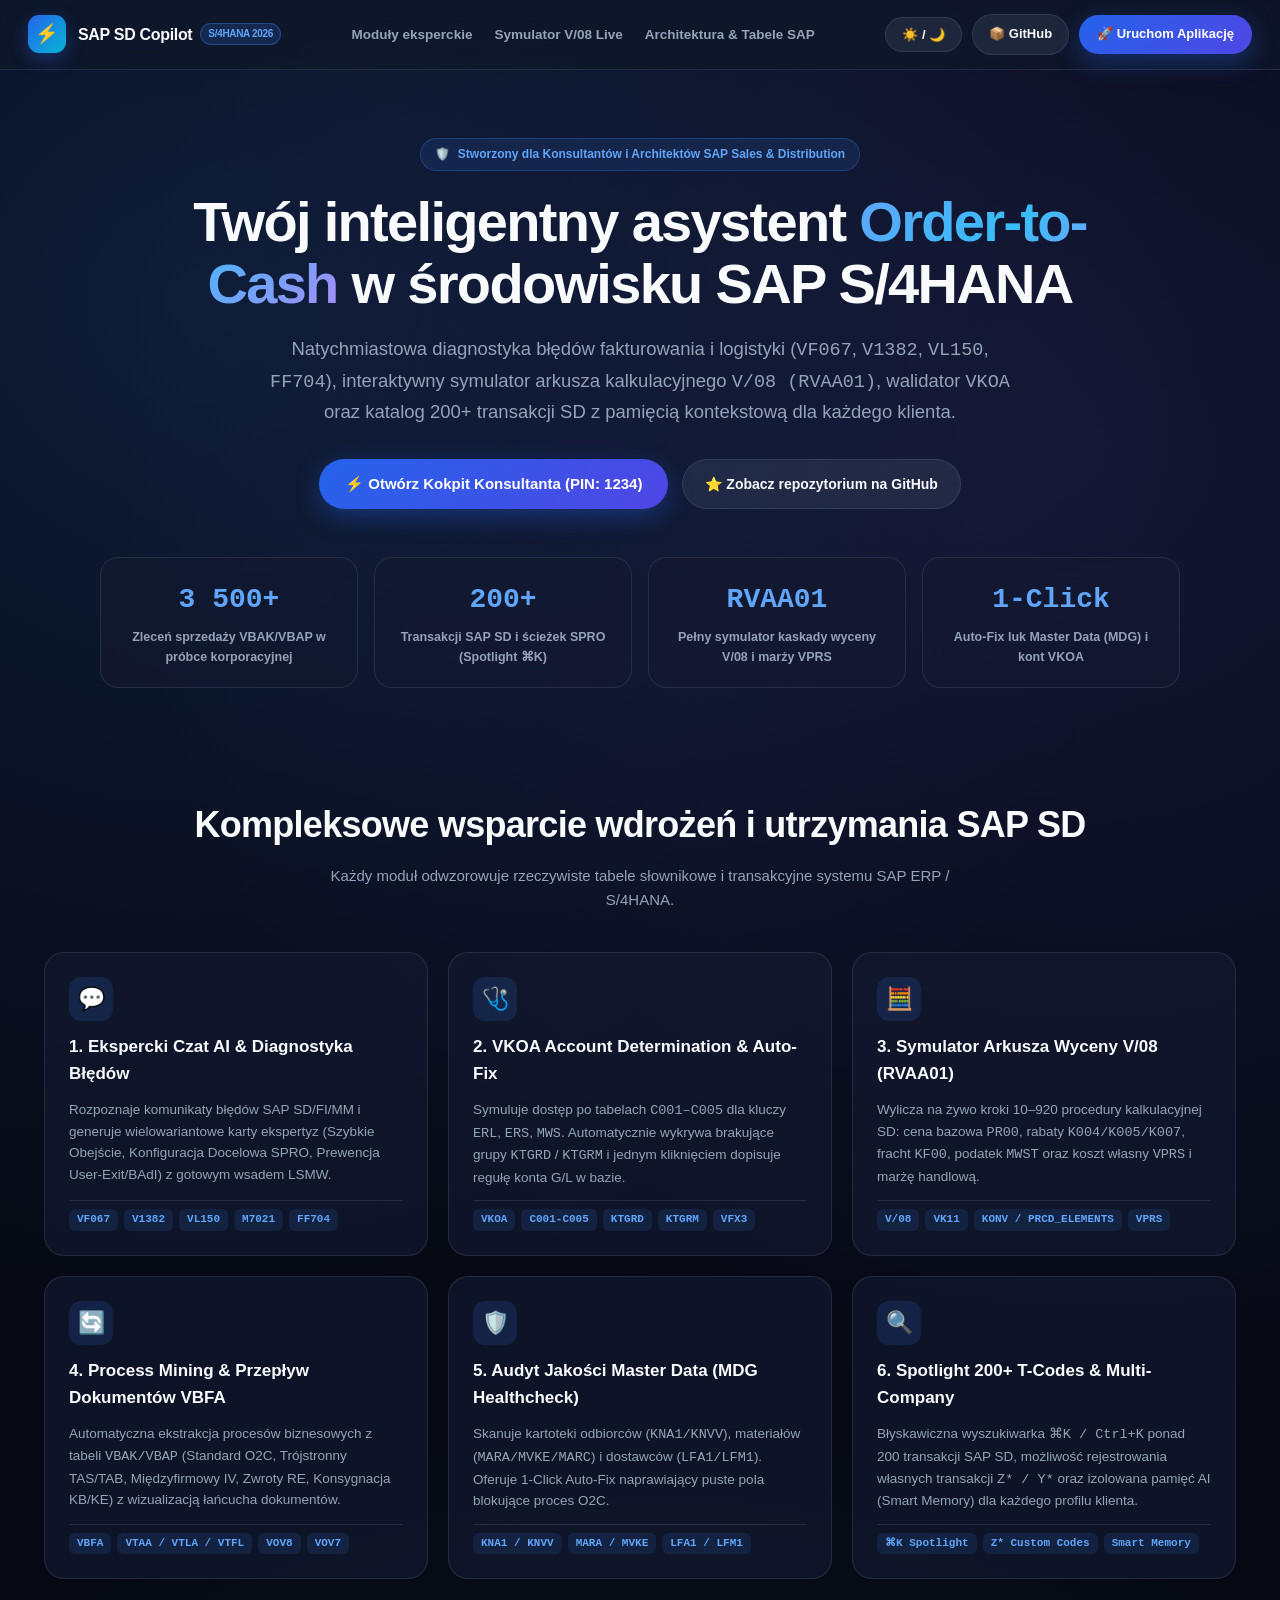
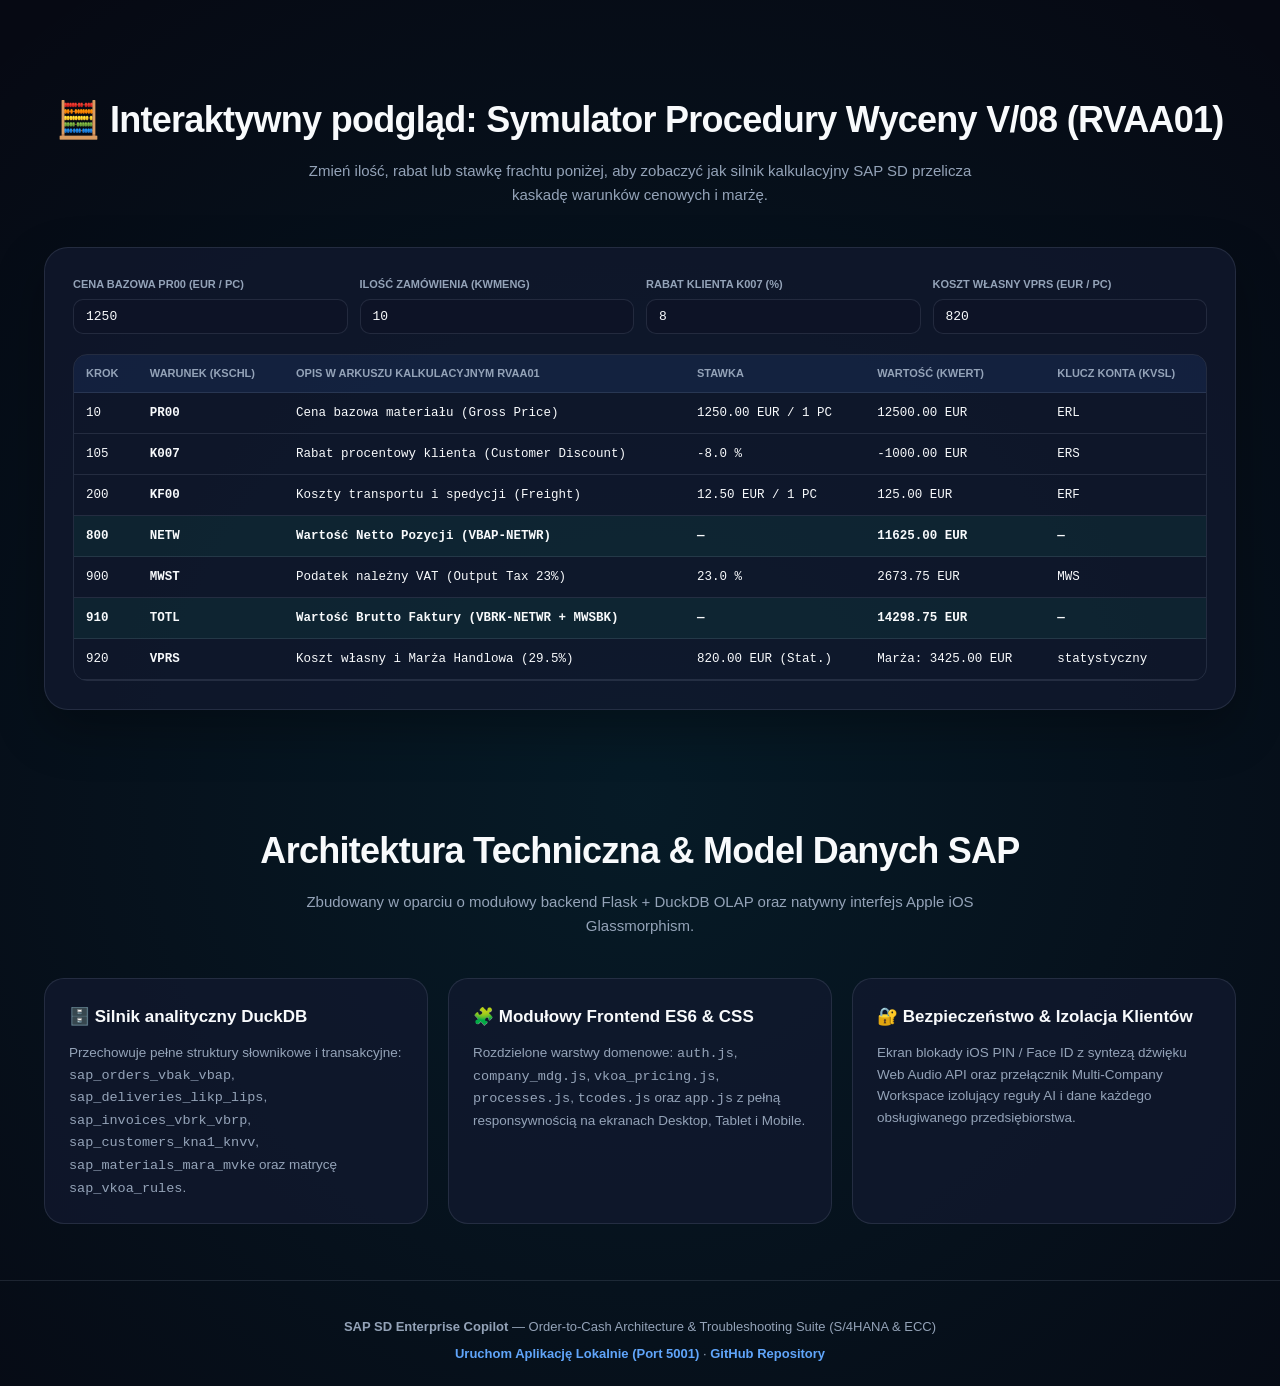
<file: docs/index.html>
<!DOCTYPE html>
<html lang="pl">
<head>
    <meta charset="UTF-8">
    <meta name="viewport" content="width=device-width, initial-scale=1.0">
    <title>SAP SD Enterprise Copilot — Inteligentny Asystent Architekta Order-to-Cash (S/4HANA)</title>
    <meta name="description" content="Platforma ekspercka dla konsultantów i architektów SAP SD (Sales & Distribution). Diagnostyka błędów O2C, symulator wyceny V/08, VKOA Troubleshooter, MDG Auto-Fix i katalog 200+ transakcji.">
    <style>
        :root {
            --bg-primary: #060913;
            --bg-secondary: #0d1326;
            --bg-card: rgba(18, 26, 48, 0.72);
            --bg-glass: rgba(15, 23, 42, 0.75);
            --text-main: #f8fafc;
            --text-muted: #94a3b8;
            --border-subtle: rgba(148, 163, 184, 0.16);
            --accent-blue: #3b82f6;
            --accent-cyan: #06b6d4;
            --accent-indigo: #6366f1;
            --accent-emerald: #10b981;
            --accent-amber: #f59e0b;
            --accent-rose: #f43f5e;
            --font-sans: -apple-system, BlinkMacSystemFont, "SF Pro Display", "SF Pro Text", "Inter", "Segoe UI", Roboto, sans-serif;
            --font-mono: "SF Mono", "JetBrains Mono", Menlo, Monaco, Consolas, monospace;
        }

        body.light-theme {
            --bg-primary: #f5f7fb;
            --bg-secondary: #ffffff;
            --bg-card: rgba(255, 255, 255, 0.88);
            --bg-glass: rgba(255, 255, 255, 0.85);
            --text-main: #0f172a;
            --text-muted: #475569;
            --border-subtle: rgba(15, 23, 42, 0.1);
        }

        * {
            box-sizing: border-box;
            margin: 0;
            padding: 0;
        }

        html {
            scroll-behavior: smooth;
        }

        body {
            font-family: var(--font-sans);
            background-color: var(--bg-primary);
            color: var(--text-main);
            line-height: 1.6;
            overflow-x: hidden;
            background-image:
                radial-gradient(circle at 15% 10%, rgba(59, 130, 246, 0.16), transparent 35%),
                radial-gradient(circle at 85% 15%, rgba(99, 102, 241, 0.14), transparent 35%),
                radial-gradient(circle at 50% 80%, rgba(6, 182, 212, 0.1), transparent 40%);
        }

        .site-nav {
            position: sticky;
            top: 0;
            z-index: 100;
            backdrop-filter: blur(20px);
            -webkit-backdrop-filter: blur(20px);
            background: var(--bg-glass);
            border-bottom: 1px solid var(--border-subtle);
            padding: 14px 28px;
        }

        .nav-inner {
            max-width: 1240px;
            margin: 0 auto;
            display: flex;
            align-items: center;
            justify-content: space-between;
            gap: 16px;
            flex-wrap: wrap;
        }

        .brand-logo {
            display: flex;
            align-items: center;
            gap: 12px;
            text-decoration: none;
            color: var(--text-main);
        }

        .brand-badge-icon {
            width: 38px;
            height: 38px;
            border-radius: 11px;
            background: linear-gradient(135deg, #2563eb, #06b6d4);
            display: flex;
            align-items: center;
            justify-content: center;
            font-size: 19px;
            box-shadow: 0 6px 18px rgba(37, 99, 235, 0.35);
        }

        .brand-title {
            font-weight: 800;
            font-size: 16px;
            letter-spacing: -0.02em;
            display: flex;
            align-items: center;
            gap: 8px;
        }

        .s4-pill {
            font-size: 10px;
            font-weight: 700;
            padding: 2px 7px;
            border-radius: 999px;
            background: rgba(59, 130, 246, 0.18);
            color: #60a5fa;
            border: 1px solid rgba(59, 130, 246, 0.35);
        }

        .nav-links {
            display: flex;
            align-items: center;
            gap: 22px;
            flex-wrap: wrap;
        }

        .nav-links a {
            color: var(--text-muted);
            text-decoration: none;
            font-size: 13.5px;
            font-weight: 600;
            transition: color 0.18s ease;
        }

        .nav-links a:hover {
            color: var(--text-main);
        }

        .nav-actions {
            display: flex;
            align-items: center;
            gap: 10px;
        }

        .btn-primary {
            display: inline-flex;
            align-items: center;
            gap: 8px;
            padding: 9px 18px;
            border-radius: 999px;
            background: linear-gradient(135deg, #2563eb, #4f46e5);
            color: #ffffff;
            font-weight: 700;
            font-size: 13px;
            text-decoration: none;
            border: none;
            cursor: pointer;
            box-shadow: 0 8px 24px rgba(37, 99, 235, 0.35);
            transition: transform 0.18s ease, box-shadow 0.18s ease;
        }

        .btn-primary:hover {
            transform: translateY(-1px);
            box-shadow: 0 12px 28px rgba(37, 99, 235, 0.5);
        }

        .btn-secondary {
            display: inline-flex;
            align-items: center;
            gap: 8px;
            padding: 9px 16px;
            border-radius: 999px;
            background: rgba(148, 163, 184, 0.12);
            color: var(--text-main);
            border: 1px solid var(--border-subtle);
            font-weight: 600;
            font-size: 13px;
            text-decoration: none;
            cursor: pointer;
            transition: all 0.18s ease;
        }

        .btn-secondary:hover {
            background: rgba(148, 163, 184, 0.22);
        }

        .hero-section {
            max-width: 1240px;
            margin: 0 auto;
            padding: 68px 24px 52px;
            text-align: center;
        }

        .hero-eyebrow {
            display: inline-flex;
            align-items: center;
            gap: 8px;
            padding: 6px 14px;
            border-radius: 999px;
            background: rgba(59, 130, 246, 0.12);
            border: 1px solid rgba(59, 130, 246, 0.3);
            color: #60a5fa;
            font-size: 12px;
            font-weight: 700;
            margin-bottom: 20px;
        }

        .hero-title {
            font-size: clamp(32px, 5vw, 56px);
            font-weight: 900;
            letter-spacing: -0.03em;
            line-height: 1.1;
            max-width: 920px;
            margin: 0 auto 20px;
        }

        .gradient-text {
            background: linear-gradient(135deg, #60a5fa 0%, #38bdf8 45%, #a78bfa 100%);
            -webkit-background-clip: text;
            -webkit-text-fill-color: transparent;
        }

        .hero-subtitle {
            font-size: clamp(15px, 2vw, 18.5px);
            color: var(--text-muted);
            max-width: 760px;
            margin: 0 auto 32px;
        }

        .hero-cta-group {
            display: flex;
            align-items: center;
            justify-content: center;
            gap: 14px;
            flex-wrap: wrap;
            margin-bottom: 48px;
        }

        .kpi-strip {
            display: grid;
            grid-template-columns: repeat(4, 1fr);
            gap: 16px;
            max-width: 1080px;
            margin: 0 auto;
        }

        .kpi-box {
            background: var(--bg-card);
            border: 1px solid var(--border-subtle);
            border-radius: 18px;
            padding: 20px 16px;
            backdrop-filter: blur(12px);
        }

        .kpi-num {
            font-size: 28px;
            font-weight: 900;
            font-family: var(--font-mono);
            color: #60a5fa;
        }

        .kpi-label {
            font-size: 12.5px;
            color: var(--text-muted);
            margin-top: 4px;
            font-weight: 600;
        }

        .section-container {
            max-width: 1240px;
            margin: 0 auto;
            padding: 56px 24px;
        }

        .section-header {
            text-align: center;
            margin-bottom: 40px;
        }

        .section-title {
            font-size: clamp(24px, 3.5vw, 36px);
            font-weight: 800;
            letter-spacing: -0.02em;
            margin-bottom: 10px;
        }

        .section-desc {
            color: var(--text-muted);
            font-size: 15px;
            max-width: 680px;
            margin: 0 auto;
        }

        .features-grid {
            display: grid;
            grid-template-columns: repeat(3, 1fr);
            gap: 20px;
        }

        .feature-card {
            background: var(--bg-card);
            border: 1px solid var(--border-subtle);
            border-radius: 20px;
            padding: 24px;
            transition: transform 0.2s ease, border-color 0.2s ease;
            display: flex;
            flex-direction: column;
            gap: 12px;
        }

        .feature-card:hover {
            transform: translateY(-4px);
            border-color: rgba(59, 130, 246, 0.45);
        }

        .feature-icon {
            width: 44px;
            height: 44px;
            border-radius: 12px;
            background: rgba(59, 130, 246, 0.14);
            display: flex;
            align-items: center;
            justify-content: center;
            font-size: 22px;
        }

        .feature-title {
            font-size: 17px;
            font-weight: 800;
        }

        .feature-text {
            font-size: 13.5px;
            color: var(--text-muted);
            flex: 1;
        }

        .code-pills {
            display: flex;
            flex-wrap: wrap;
            gap: 6px;
            padding-top: 8px;
            border-top: 1px solid var(--border-subtle);
        }

        .code-pill {
            font-family: var(--font-mono);
            font-size: 11px;
            font-weight: 700;
            padding: 2px 8px;
            border-radius: 6px;
            background: rgba(59, 130, 246, 0.12);
            color: #60a5fa;
        }

        .demo-showcase {
            background: var(--bg-card);
            border: 1px solid var(--border-subtle);
            border-radius: 24px;
            padding: 28px;
            box-shadow: 0 20px 50px rgba(0, 0, 0, 0.3);
        }

        .demo-controls {
            display: grid;
            grid-template-columns: repeat(4, 1fr);
            gap: 12px;
            margin-bottom: 20px;
        }

        .demo-field {
            display: flex;
            flex-direction: column;
            gap: 5px;
        }

        .demo-field label {
            font-size: 11px;
            font-weight: 700;
            color: var(--text-muted);
            text-transform: uppercase;
        }

        .demo-input {
            padding: 9px 12px;
            border-radius: 10px;
            border: 1px solid var(--border-subtle);
            background: var(--bg-secondary);
            color: var(--text-main);
            font-family: var(--font-mono);
            font-size: 13px;
        }

        .demo-table-wrap {
            overflow-x: auto;
            border: 1px solid var(--border-subtle);
            border-radius: 14px;
        }

        .demo-table {
            width: 100%;
            border-collapse: collapse;
            font-size: 12.5px;
            text-align: left;
        }

        .demo-table th {
            background: rgba(59, 130, 246, 0.1);
            padding: 10px 12px;
            font-size: 11px;
            text-transform: uppercase;
            color: var(--text-muted);
            border-bottom: 1px solid var(--border-subtle);
        }

        .demo-table td {
            padding: 10px 12px;
            border-bottom: 1px solid var(--border-subtle);
            font-family: var(--font-mono);
        }

        .demo-table tr.highlight-row {
            background: rgba(16, 185, 129, 0.08);
            font-weight: 700;
        }

        .site-footer {
            border-top: 1px solid var(--border-subtle);
            padding: 36px 24px;
            text-align: center;
            color: var(--text-muted);
            font-size: 13px;
        }

        @media (max-width: 1024px) {
            .features-grid {
                grid-template-columns: repeat(2, 1fr);
            }
            .kpi-strip,
            .demo-controls {
                grid-template-columns: repeat(2, 1fr);
            }
        }

        @media (max-width: 640px) {
            .site-nav {
                padding: 12px 16px;
            }
            .nav-links {
                display: none;
            }
            .features-grid,
            .kpi-strip,
            .demo-controls {
                grid-template-columns: 1fr;
            }
            .hero-section {
                padding: 40px 16px 32px;
            }
            .demo-showcase {
                padding: 16px;
            }
        }
    </style>
</head>
<body>

    <nav class="site-nav">
        <div class="nav-inner">
            <a href="http://127.0.0.1:5001/" class="brand-logo">
                <div class="brand-badge-icon">⚡</div>
                <div>
                    <div class="brand-title">
                        SAP SD Copilot
                        <span class="s4-pill">S/4HANA 2026</span>
                    </div>
                </div>
            </a>

            <div class="nav-links">
                <a href="#funkcje">Moduły eksperckie</a>
                <a href="#symulator">Symulator V/08 Live</a>
                <a href="#architektura">Architektura & Tabele SAP</a>
            </div>

            <div class="nav-actions">
                <button type="button" onclick="toggleSiteTheme()" class="btn-secondary" title="Przełącz motyw">
                    ☀️ / 🌙
                </button>
                <a href="https://github.com/zarakowskigrzegorz-ai/sap_copilot_enterprise" target="_blank" rel="noopener" class="btn-secondary">
                    📦 GitHub
                </a>
                <a href="http://127.0.0.1:5001/" class="btn-primary">
                    🚀 Uruchom Aplikację
                </a>
            </div>
        </div>
    </nav>

    <section class="hero-section">
        <div class="hero-eyebrow">
            <span>🛡️</span> Stworzony dla Konsultantów i Architektów SAP Sales & Distribution
        </div>
        <h1 class="hero-title">
            Twój inteligentny asystent <span class="gradient-text">Order-to-Cash</span> w środowisku SAP S/4HANA
        </h1>
        <p class="hero-subtitle">
            Natychmiastowa diagnostyka błędów fakturowania i logistyki (<code>VF067</code>, <code>V1382</code>, <code>VL150</code>, <code>FF704</code>), interaktywny symulator arkusza kalkulacyjnego <code>V/08 (RVAA01)</code>, walidator <code>VKOA</code> oraz katalog 200+ transakcji SD z pamięcią kontekstową dla każdego klienta.
        </p>

        <div class="hero-cta-group">
            <a href="http://127.0.0.1:5001/" class="btn-primary" style="padding: 13px 26px; font-size: 15px;">
                ⚡ Otwórz Kokpit Konsultanta (PIN: 1234)
            </a>
            <a href="https://github.com/zarakowskigrzegorz-ai/sap_copilot_enterprise" target="_blank" rel="noopener" class="btn-secondary" style="padding: 13px 22px; font-size: 14px;">
                ⭐ Zobacz repozytorium na GitHub
            </a>
        </div>

        <div class="kpi-strip">
            <div class="kpi-box">
                <div class="kpi-num">3 500+</div>
                <div class="kpi-label">Zleceń sprzedaży VBAK/VBAP w próbce korporacyjnej</div>
            </div>
            <div class="kpi-box">
                <div class="kpi-num">200+</div>
                <div class="kpi-label">Transakcji SAP SD i ścieżek SPRO (Spotlight ⌘K)</div>
            </div>
            <div class="kpi-box">
                <div class="kpi-num">RVAA01</div>
                <div class="kpi-label">Pełny symulator kaskady wyceny V/08 i marży VPRS</div>
            </div>
            <div class="kpi-box">
                <div class="kpi-num">1-Click</div>
                <div class="kpi-label">Auto-Fix luk Master Data (MDG) i kont VKOA</div>
            </div>
        </div>
    </section>

    <section id="funkcje" class="section-container">
        <div class="section-header">
            <h2 class="section-title">Kompleksowe wsparcie wdrożeń i utrzymania SAP SD</h2>
            <p class="section-desc">Każdy moduł odwzorowuje rzeczywiste tabele słownikowe i transakcyjne systemu SAP ERP / S/4HANA.</p>
        </div>

        <div class="features-grid">
            <div class="feature-card">
                <div class="feature-icon">💬</div>
                <h3 class="feature-title">1. Ekspercki Czat AI & Diagnostyka Błędów</h3>
                <p class="feature-text">
                    Rozpoznaje komunikaty błędów SAP SD/FI/MM i generuje wielowariantowe karty ekspertyz (Szybkie Obejście, Konfiguracja Docelowa SPRO, Prewencja User-Exit/BAdI) z gotowym wsadem LSMW.
                </p>
                <div class="code-pills">
                    <span class="code-pill">VF067</span>
                    <span class="code-pill">V1382</span>
                    <span class="code-pill">VL150</span>
                    <span class="code-pill">M7021</span>
                    <span class="code-pill">FF704</span>
                </div>
            </div>

            <div class="feature-card">
                <div class="feature-icon">🩺</div>
                <h3 class="feature-title">2. VKOA Account Determination & Auto-Fix</h3>
                <p class="feature-text">
                    Symuluje dostęp po tabelach <code>C001–C005</code> dla kluczy <code>ERL</code>, <code>ERS</code>, <code>MWS</code>. Automatycznie wykrywa brakujące grupy <code>KTGRD</code> / <code>KTGRM</code> i jednym kliknięciem dopisuje regułę konta G/L w bazie.
                </p>
                <div class="code-pills">
                    <span class="code-pill">VKOA</span>
                    <span class="code-pill">C001-C005</span>
                    <span class="code-pill">KTGRD</span>
                    <span class="code-pill">KTGRM</span>
                    <span class="code-pill">VFX3</span>
                </div>
            </div>

            <div class="feature-card">
                <div class="feature-icon">🧮</div>
                <h3 class="feature-title">3. Symulator Arkusza Wyceny V/08 (RVAA01)</h3>
                <p class="feature-text">
                    Wylicza na żywo kroki 10–920 procedury kalkulacyjnej SD: cena bazowa <code>PR00</code>, rabaty <code>K004/K005/K007</code>, fracht <code>KF00</code>, podatek <code>MWST</code> oraz koszt własny <code>VPRS</code> i marżę handlową.
                </p>
                <div class="code-pills">
                    <span class="code-pill">V/08</span>
                    <span class="code-pill">VK11</span>
                    <span class="code-pill">KONV / PRCD_ELEMENTS</span>
                    <span class="code-pill">VPRS</span>
                </div>
            </div>

            <div class="feature-card">
                <div class="feature-icon">🔄</div>
                <h3 class="feature-title">4. Process Mining & Przepływ Dokumentów VBFA</h3>
                <p class="feature-text">
                    Automatyczna ekstrakcja procesów biznesowych z tabeli <code>VBAK/VBAP</code> (Standard O2C, Trójstronny TAS/TAB, Międzyfirmowy IV, Zwroty RE, Konsygnacja KB/KE) z wizualizacją łańcucha dokumentów.
                </p>
                <div class="code-pills">
                    <span class="code-pill">VBFA</span>
                    <span class="code-pill">VTAA / VTLA / VTFL</span>
                    <span class="code-pill">VOV8</span>
                    <span class="code-pill">VOV7</span>
                </div>
            </div>

            <div class="feature-card">
                <div class="feature-icon">🛡️</div>
                <h3 class="feature-title">5. Audyt Jakości Master Data (MDG Healthcheck)</h3>
                <p class="feature-text">
                    Skanuje kartoteki odbiorców (<code>KNA1/KNVV</code>), materiałów (<code>MARA/MVKE/MARC</code>) i dostawców (<code>LFA1/LFM1</code>). Oferuje 1-Click Auto-Fix naprawiający puste pola blokujące proces O2C.
                </p>
                <div class="code-pills">
                    <span class="code-pill">KNA1 / KNVV</span>
                    <span class="code-pill">MARA / MVKE</span>
                    <span class="code-pill">LFA1 / LFM1</span>
                </div>
            </div>

            <div class="feature-card">
                <div class="feature-icon">🔍</div>
                <h3 class="feature-title">6. Spotlight 200+ T-Codes & Multi-Company</h3>
                <p class="feature-text">
                    Błyskawiczna wyszukiwarka <code>⌘K / Ctrl+K</code> ponad 200 transakcji SAP SD, możliwość rejestrowania własnych transakcji <code>Z* / Y*</code> oraz izolowana pamięć AI (Smart Memory) dla każdego profilu klienta.
                </p>
                <div class="code-pills">
                    <span class="code-pill">⌘K Spotlight</span>
                    <span class="code-pill">Z* Custom Codes</span>
                    <span class="code-pill">Smart Memory</span>
                </div>
            </div>
        </div>
    </section>

    <section id="symulator" class="section-container">
        <div class="section-header">
            <h2 class="section-title">🧮 Interaktywny podgląd: Symulator Procedury Wyceny V/08 (RVAA01)</h2>
            <p class="section-desc">Zmień ilość, rabat lub stawkę frachtu poniżej, aby zobaczyć jak silnik kalkulacyjny SAP SD przelicza kaskadę warunków cenowych i marżę.</p>
        </div>

        <div class="demo-showcase">
            <div class="demo-controls">
                <div class="demo-field">
                    <label>Cena bazowa PR00 (EUR / PC)</label>
                    <input type="number" id="sim-pr00" value="1250" min="10" step="10" class="demo-input" oninput="recalcLandingDemo()">
                </div>
                <div class="demo-field">
                    <label>Ilość zamówienia (KWMENG)</label>
                    <input type="number" id="sim-qty" value="10" min="1" step="1" class="demo-input" oninput="recalcLandingDemo()">
                </div>
                <div class="demo-field">
                    <label>Rabat klienta K007 (%)</label>
                    <input type="number" id="sim-disc" value="8" min="0" max="60" step="1" class="demo-input" oninput="recalcLandingDemo()">
                </div>
                <div class="demo-field">
                    <label>Koszt własny VPRS (EUR / PC)</label>
                    <input type="number" id="sim-vprs" value="820" min="1" step="10" class="demo-input" oninput="recalcLandingDemo()">
                </div>
            </div>

            <div class="demo-table-wrap">
                <table class="demo-table">
                    <thead>
                        <tr>
                            <th>Krok</th>
                            <th>Warunek (KSCHL)</th>
                            <th>Opis w arkuszu kalkulacyjnym RVAA01</th>
                            <th>Stawka</th>
                            <th>Wartość (KWERT)</th>
                            <th>Klucz konta (KVSL)</th>
                        </tr>
                    </thead>
                    <tbody id="landing-pricing-tbody">
                    </tbody>
                </table>
            </div>
        </div>
    </section>

    <section id="architektura" class="section-container">
        <div class="section-header">
            <h2 class="section-title">Architektura Techniczna & Model Danych SAP</h2>
            <p class="section-desc">Zbudowany w oparciu o modułowy backend Flask + DuckDB OLAP oraz natywny interfejs Apple iOS Glassmorphism.</p>
        </div>

        <div class="features-grid">
            <div class="feature-card">
                <h3 class="feature-title">🗄️ Silnik analityczny DuckDB</h3>
                <p class="feature-text">
                    Przechowuje pełne struktury słownikowe i transakcyjne: <code>sap_orders_vbak_vbap</code>, <code>sap_deliveries_likp_lips</code>, <code>sap_invoices_vbrk_vbrp</code>, <code>sap_customers_kna1_knvv</code>, <code>sap_materials_mara_mvke</code> oraz matrycę <code>sap_vkoa_rules</code>.
                </p>
            </div>
            <div class="feature-card">
                <h3 class="feature-title">🧩 Modułowy Frontend ES6 & CSS</h3>
                <p class="feature-text">
                    Rozdzielone warstwy domenowe: <code>auth.js</code>, <code>company_mdg.js</code>, <code>vkoa_pricing.js</code>, <code>processes.js</code>, <code>tcodes.js</code> oraz <code>app.js</code> z pełną responsywnością na ekranach Desktop, Tablet i Mobile.
                </p>
            </div>
            <div class="feature-card">
                <h3 class="feature-title">🔐 Bezpieczeństwo & Izolacja Klientów</h3>
                <p class="feature-text">
                    Ekran blokady iOS PIN / Face ID z syntezą dźwięku Web Audio API oraz przełącznik Multi-Company Workspace izolujący reguły AI i dane każdego obsługiwanego przedsiębiorstwa.
                </p>
            </div>
        </div>
    </section>

    <footer class="site-footer">
        <p><strong>SAP SD Enterprise Copilot</strong> — Order-to-Cash Architecture & Troubleshooting Suite (S/4HANA & ECC)</p>
        <p style="margin-top: 6px;">
            <a href="http://127.0.0.1:5001/" style="color: #60a5fa; text-decoration: none; font-weight: 600;">Uruchom Aplikację Lokalnie (Port 5001)</a> ·
            <a href="https://github.com/zarakowskigrzegorz-ai/sap_copilot_enterprise" target="_blank" rel="noopener" style="color: #60a5fa; text-decoration: none; font-weight: 600;">GitHub Repository</a>
        </p>
    </footer>

    <script>
        function toggleSiteTheme() {
            document.body.classList.toggle('light-theme');
        }

        function recalcLandingDemo() {
            const pr00 = parseFloat(document.getElementById('sim-pr00').value) || 0;
            const qty = parseFloat(document.getElementById('sim-qty').value) || 1;
            const discPct = parseFloat(document.getElementById('sim-disc').value) || 0;
            const vprsUnit = parseFloat(document.getElementById('sim-vprs').value) || 0;

            const grossVal = pr00 * qty;
            const discVal = -1 * +(grossVal * (discPct / 100)).toFixed(2);
            const netAfterDisc = grossVal + discVal;
            const freightVal = +(qty * 12.50).toFixed(2);
            const netwr = +(netAfterDisc + freightVal).toFixed(2);
            const mwstVal = +(netwr * 0.23).toFixed(2);
            const totalGross = +(netwr + mwstVal).toFixed(2);
            const vprsTotal = +(vprsUnit * qty).toFixed(2);
            const marginVal = +(netwr - vprsTotal).toFixed(2);
            const marginPct = netwr > 0 ? +((marginVal / netwr) * 100).toFixed(1) : 0;

            const rows = [
                { step: '10', code: 'PR00', name: 'Cena bazowa materiału (Gross Price)', rate: `${pr00.toFixed(2)} EUR / 1 PC`, val: `${grossVal.toFixed(2)} EUR`, kvsl: 'ERL', cls: '' },
                { step: '105', code: 'K007', name: 'Rabat procentowy klienta (Customer Discount)', rate: `-${discPct.toFixed(1)} %`, val: `${discVal.toFixed(2)} EUR`, kvsl: 'ERS', cls: '' },
                { step: '200', code: 'KF00', name: 'Koszty transportu i spedycji (Freight)', rate: `12.50 EUR / 1 PC`, val: `${freightVal.toFixed(2)} EUR`, kvsl: 'ERF', cls: '' },
                { step: '800', code: 'NETW', name: 'Wartość Netto Pozycji (VBAP-NETWR)', rate: '—', val: `${netwr.toFixed(2)} EUR`, kvsl: '—', cls: 'highlight-row' },
                { step: '900', code: 'MWST', name: 'Podatek należny VAT (Output Tax 23%)', rate: '23.0 %', val: `${mwstVal.toFixed(2)} EUR`, kvsl: 'MWS', cls: '' },
                { step: '910', code: 'TOTL', name: 'Wartość Brutto Faktury (VBRK-NETWR + MWSBK)', rate: '—', val: `${totalGross.toFixed(2)} EUR`, kvsl: '—', cls: 'highlight-row' },
                { step: '920', code: 'VPRS', name: `Koszt własny i Marża Handlowa (${marginPct}%)`, rate: `${vprsUnit.toFixed(2)} EUR (Stat.)`, val: `Marża: ${marginVal.toFixed(2)} EUR`, kvsl: 'statystyczny', cls: '' }
            ];

            document.getElementById('landing-pricing-tbody').innerHTML = rows.map(r => `
                <tr class="${r.cls}">
                    <td>${r.step}</td>
                    <td><strong>${r.code}</strong></td>
                    <td>${r.name}</td>
                    <td>${r.rate}</td>
                    <td>${r.val}</td>
                    <td>${r.kvsl}</td>
                </tr>
            `).join('');
        }

        recalcLandingDemo();
    </script>
</body>
</html>
</file>
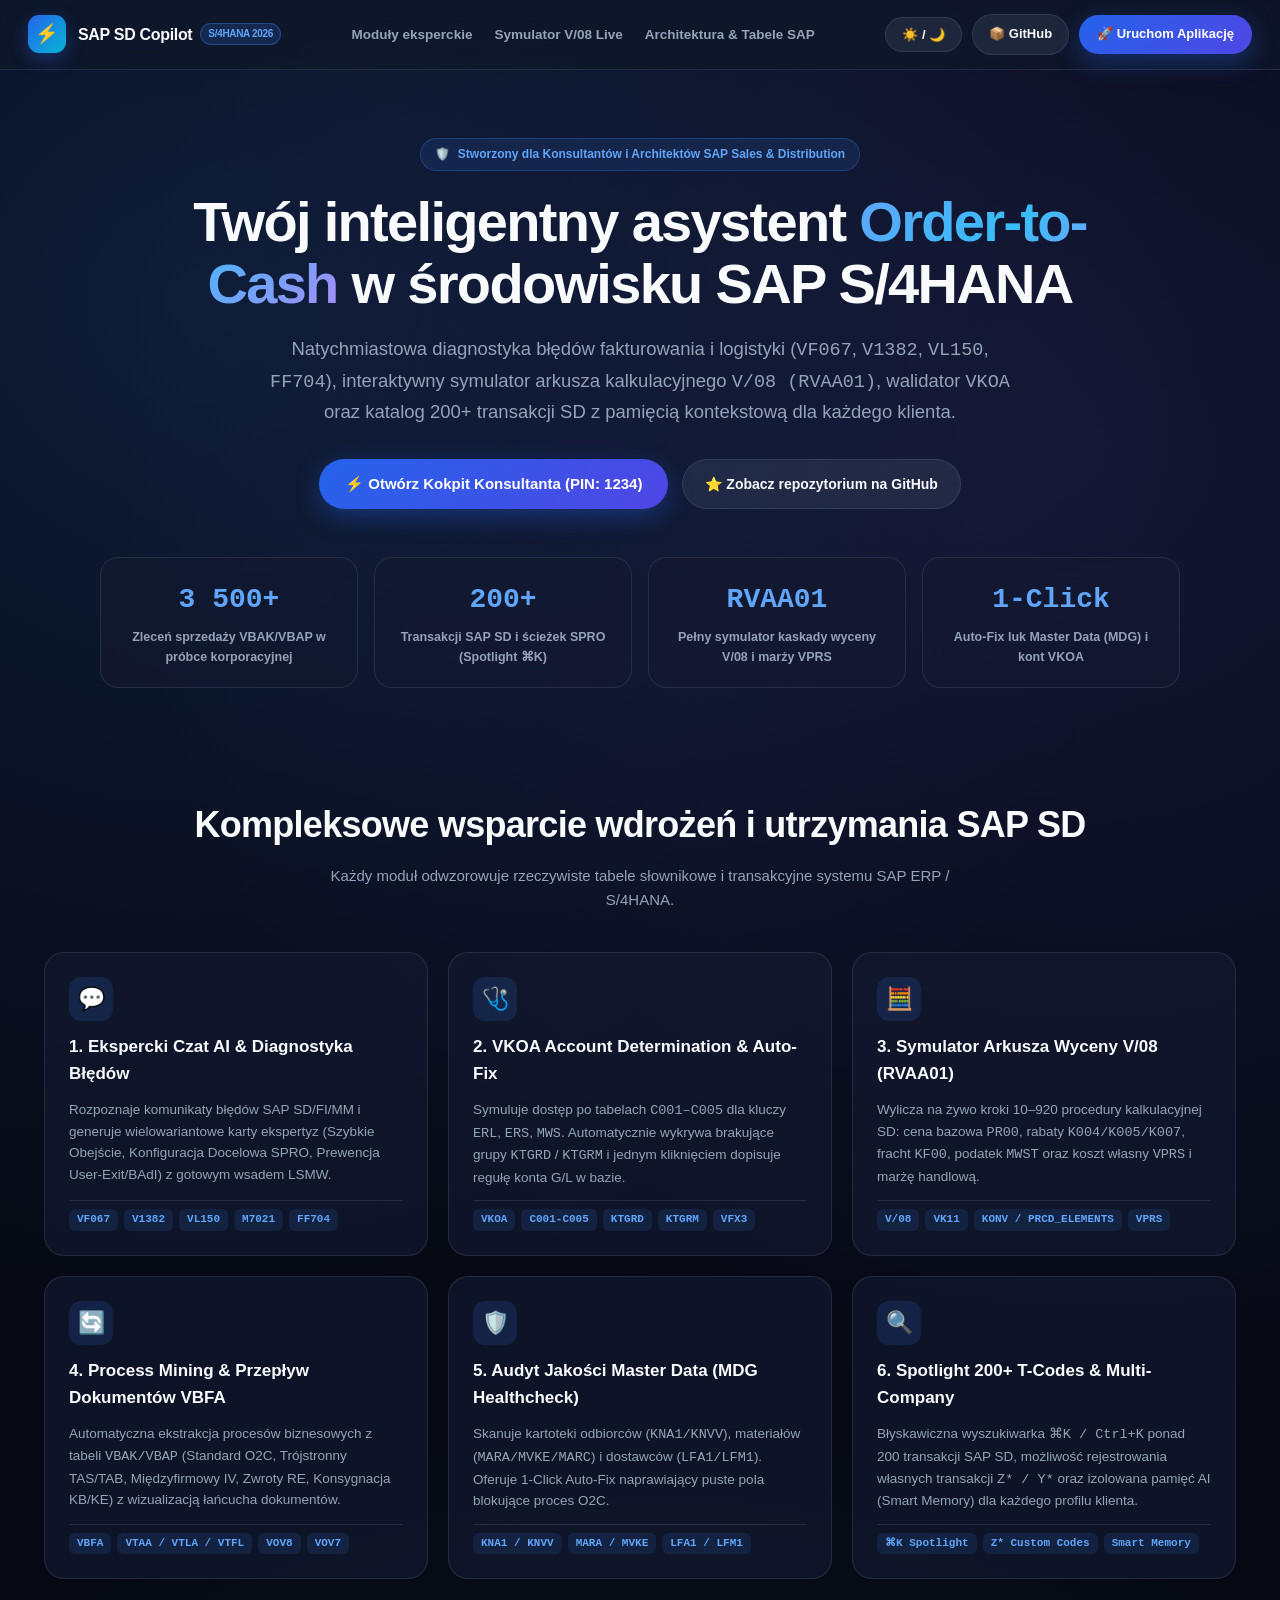
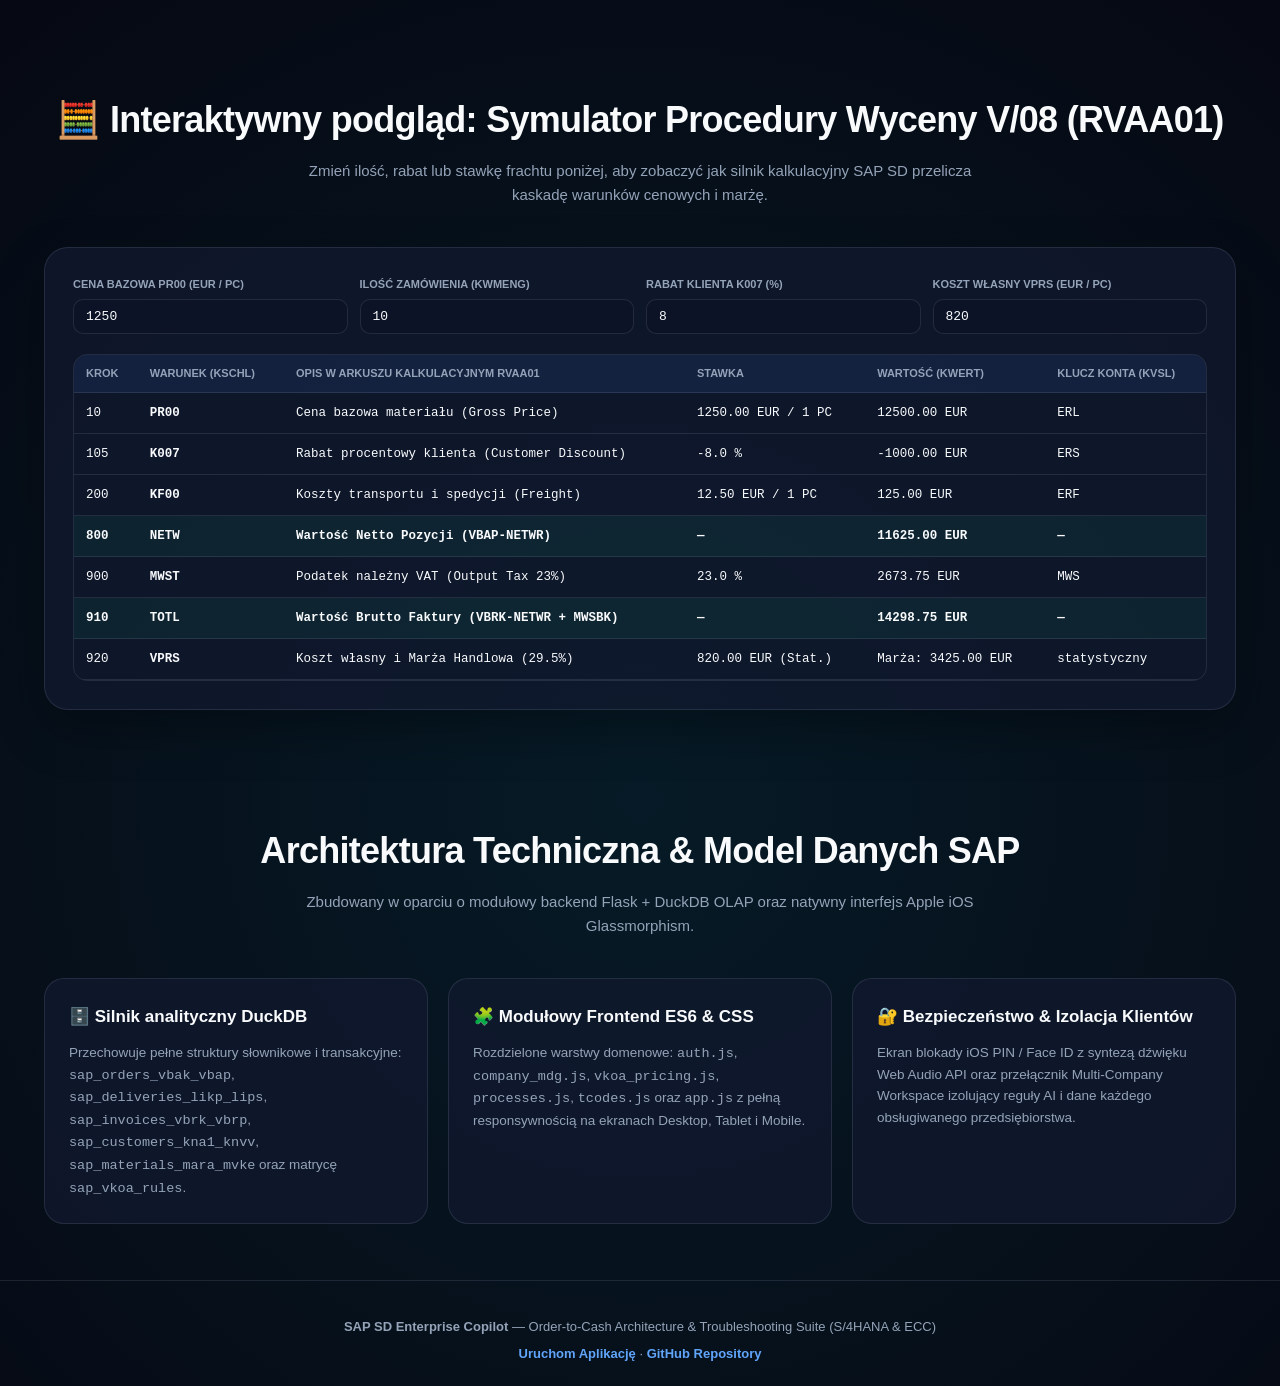
<file: app/templates/landing.html>
<!DOCTYPE html>
<html lang="pl">
<head>
    <meta charset="UTF-8">
    <meta name="viewport" content="width=device-width, initial-scale=1.0">
    <title>SAP SD Enterprise Copilot — Inteligentny Asystent Architekta Order-to-Cash (S/4HANA)</title>
    <meta name="description" content="Platforma ekspercka dla konsultantów i architektów SAP SD (Sales & Distribution). Diagnostyka błędów O2C, symulator wyceny V/08, VKOA Troubleshooter, MDG Auto-Fix i katalog 200+ transakcji.">
    <style>
        :root {
            --bg-primary: #060913;
            --bg-secondary: #0d1326;
            --bg-card: rgba(18, 26, 48, 0.72);
            --bg-glass: rgba(15, 23, 42, 0.75);
            --text-main: #f8fafc;
            --text-muted: #94a3b8;
            --border-subtle: rgba(148, 163, 184, 0.16);
            --accent-blue: #3b82f6;
            --accent-cyan: #06b6d4;
            --accent-indigo: #6366f1;
            --accent-emerald: #10b981;
            --accent-amber: #f59e0b;
            --accent-rose: #f43f5e;
            --font-sans: -apple-system, BlinkMacSystemFont, "SF Pro Display", "SF Pro Text", "Inter", "Segoe UI", Roboto, sans-serif;
            --font-mono: "SF Mono", "JetBrains Mono", Menlo, Monaco, Consolas, monospace;
        }

        body.light-theme {
            --bg-primary: #f5f7fb;
            --bg-secondary: #ffffff;
            --bg-card: rgba(255, 255, 255, 0.88);
            --bg-glass: rgba(255, 255, 255, 0.85);
            --text-main: #0f172a;
            --text-muted: #475569;
            --border-subtle: rgba(15, 23, 42, 0.1);
        }

        * {
            box-sizing: border-box;
            margin: 0;
            padding: 0;
        }

        html {
            scroll-behavior: smooth;
        }

        body {
            font-family: var(--font-sans);
            background-color: var(--bg-primary);
            color: var(--text-main);
            line-height: 1.6;
            overflow-x: hidden;
            background-image:
                radial-gradient(circle at 15% 10%, rgba(59, 130, 246, 0.16), transparent 35%),
                radial-gradient(circle at 85% 15%, rgba(99, 102, 241, 0.14), transparent 35%),
                radial-gradient(circle at 50% 80%, rgba(6, 182, 212, 0.1), transparent 40%);
        }

        /* NAWIGACJA GLASSMORPHISM */
        .site-nav {
            position: sticky;
            top: 0;
            z-index: 100;
            backdrop-filter: blur(20px);
            -webkit-backdrop-filter: blur(20px);
            background: var(--bg-glass);
            border-bottom: 1px solid var(--border-subtle);
            padding: 14px 28px;
        }

        .nav-inner {
            max-width: 1240px;
            margin: 0 auto;
            display: flex;
            align-items: center;
            justify-content: space-between;
            gap: 16px;
            flex-wrap: wrap;
        }

        .brand-logo {
            display: flex;
            align-items: center;
            gap: 12px;
            text-decoration: none;
            color: var(--text-main);
        }

        .brand-badge-icon {
            width: 38px;
            height: 38px;
            border-radius: 11px;
            background: linear-gradient(135deg, #2563eb, #06b6d4);
            display: flex;
            align-items: center;
            justify-content: center;
            font-size: 19px;
            box-shadow: 0 6px 18px rgba(37, 99, 235, 0.35);
        }

        .brand-title {
            font-weight: 800;
            font-size: 16px;
            letter-spacing: -0.02em;
            display: flex;
            align-items: center;
            gap: 8px;
        }

        .s4-pill {
            font-size: 10px;
            font-weight: 700;
            padding: 2px 7px;
            border-radius: 999px;
            background: rgba(59, 130, 246, 0.18);
            color: #60a5fa;
            border: 1px solid rgba(59, 130, 246, 0.35);
        }

        .nav-links {
            display: flex;
            align-items: center;
            gap: 22px;
            flex-wrap: wrap;
        }

        .nav-links a {
            color: var(--text-muted);
            text-decoration: none;
            font-size: 13.5px;
            font-weight: 600;
            transition: color 0.18s ease;
        }

        .nav-links a:hover {
            color: var(--text-main);
        }

        .nav-actions {
            display: flex;
            align-items: center;
            gap: 10px;
        }

        .btn-primary {
            display: inline-flex;
            align-items: center;
            gap: 8px;
            padding: 9px 18px;
            border-radius: 999px;
            background: linear-gradient(135deg, #2563eb, #4f46e5);
            color: #ffffff;
            font-weight: 700;
            font-size: 13px;
            text-decoration: none;
            border: none;
            cursor: pointer;
            box-shadow: 0 8px 24px rgba(37, 99, 235, 0.35);
            transition: transform 0.18s ease, box-shadow 0.18s ease;
        }

        .btn-primary:hover {
            transform: translateY(-1px);
            box-shadow: 0 12px 28px rgba(37, 99, 235, 0.5);
        }

        .btn-secondary {
            display: inline-flex;
            align-items: center;
            gap: 8px;
            padding: 9px 16px;
            border-radius: 999px;
            background: rgba(148, 163, 184, 0.12);
            color: var(--text-main);
            border: 1px solid var(--border-subtle);
            font-weight: 600;
            font-size: 13px;
            text-decoration: none;
            cursor: pointer;
            transition: all 0.18s ease;
        }

        .btn-secondary:hover {
            background: rgba(148, 163, 184, 0.22);
        }

        /* SEKCJA HERO */
        .hero-section {
            max-width: 1240px;
            margin: 0 auto;
            padding: 68px 24px 52px;
            text-align: center;
        }

        .hero-eyebrow {
            display: inline-flex;
            align-items: center;
            gap: 8px;
            padding: 6px 14px;
            border-radius: 999px;
            background: rgba(59, 130, 246, 0.12);
            border: 1px solid rgba(59, 130, 246, 0.3);
            color: #60a5fa;
            font-size: 12px;
            font-weight: 700;
            margin-bottom: 20px;
        }

        .hero-title {
            font-size: clamp(32px, 5vw, 56px);
            font-weight: 900;
            letter-spacing: -0.03em;
            line-height: 1.1;
            max-width: 920px;
            margin: 0 auto 20px;
        }

        .gradient-text {
            background: linear-gradient(135deg, #60a5fa 0%, #38bdf8 45%, #a78bfa 100%);
            -webkit-background-clip: text;
            -webkit-text-fill-color: transparent;
        }

        .hero-subtitle {
            font-size: clamp(15px, 2vw, 18.5px);
            color: var(--text-muted);
            max-width: 760px;
            margin: 0 auto 32px;
        }

        .hero-cta-group {
            display: flex;
            align-items: center;
            justify-content: center;
            gap: 14px;
            flex-wrap: wrap;
            margin-bottom: 48px;
        }

        /* STATYSTYKI KPI */
        .kpi-strip {
            display: grid;
            grid-template-columns: repeat(4, 1fr);
            gap: 16px;
            max-width: 1080px;
            margin: 0 auto;
        }

        .kpi-box {
            background: var(--bg-card);
            border: 1px solid var(--border-subtle);
            border-radius: 18px;
            padding: 20px 16px;
            backdrop-filter: blur(12px);
        }

        .kpi-num {
            font-size: 28px;
            font-weight: 900;
            font-family: var(--font-mono);
            color: #60a5fa;
        }

        .kpi-label {
            font-size: 12.5px;
            color: var(--text-muted);
            margin-top: 4px;
            font-weight: 600;
        }

        /* SEKCJE GŁÓWNE */
        .section-container {
            max-width: 1240px;
            margin: 0 auto;
            padding: 56px 24px;
        }

        .section-header {
            text-align: center;
            margin-bottom: 40px;
        }

        .section-title {
            font-size: clamp(24px, 3.5vw, 36px);
            font-weight: 800;
            letter-spacing: -0.02em;
            margin-bottom: 10px;
        }

        .section-desc {
            color: var(--text-muted);
            font-size: 15px;
            max-width: 680px;
            margin: 0 auto;
        }

        /* SIATKA 6 MODUŁÓW */
        .features-grid {
            display: grid;
            grid-template-columns: repeat(3, 1fr);
            gap: 20px;
        }

        .feature-card {
            background: var(--bg-card);
            border: 1px solid var(--border-subtle);
            border-radius: 20px;
            padding: 24px;
            transition: transform 0.2s ease, border-color 0.2s ease;
            display: flex;
            flex-direction: column;
            gap: 12px;
        }

        .feature-card:hover {
            transform: translateY(-4px);
            border-color: rgba(59, 130, 246, 0.45);
        }

        .feature-icon {
            width: 44px;
            height: 44px;
            border-radius: 12px;
            background: rgba(59, 130, 246, 0.14);
            display: flex;
            align-items: center;
            justify-content: center;
            font-size: 22px;
        }

        .feature-title {
            font-size: 17px;
            font-weight: 800;
        }

        .feature-text {
            font-size: 13.5px;
            color: var(--text-muted);
            flex: 1;
        }

        .code-pills {
            display: flex;
            flex-wrap: wrap;
            gap: 6px;
            padding-top: 8px;
            border-top: 1px solid var(--border-subtle);
        }

        .code-pill {
            font-family: var(--font-mono);
            font-size: 11px;
            font-weight: 700;
            padding: 2px 8px;
            border-radius: 6px;
            background: rgba(59, 130, 246, 0.12);
            color: #60a5fa;
        }

        /* INTERAKTYWNY SYMULATOR LIVE NA STRONIE PRODUKTOWEJ */
        .demo-showcase {
            background: var(--bg-card);
            border: 1px solid var(--border-subtle);
            border-radius: 24px;
            padding: 28px;
            box-shadow: 0 20px 50px rgba(0, 0, 0, 0.3);
        }

        .demo-controls {
            display: grid;
            grid-template-columns: repeat(4, 1fr);
            gap: 12px;
            margin-bottom: 20px;
        }

        .demo-field {
            display: flex;
            flex-direction: column;
            gap: 5px;
        }

        .demo-field label {
            font-size: 11px;
            font-weight: 700;
            color: var(--text-muted);
            text-transform: uppercase;
        }

        .demo-input {
            padding: 9px 12px;
            border-radius: 10px;
            border: 1px solid var(--border-subtle);
            background: var(--bg-secondary);
            color: var(--text-main);
            font-family: var(--font-mono);
            font-size: 13px;
        }

        .demo-table-wrap {
            overflow-x: auto;
            border: 1px solid var(--border-subtle);
            border-radius: 14px;
        }

        .demo-table {
            width: 100%;
            border-collapse: collapse;
            font-size: 12.5px;
            text-align: left;
        }

        .demo-table th {
            background: rgba(59, 130, 246, 0.1);
            padding: 10px 12px;
            font-size: 11px;
            text-transform: uppercase;
            color: var(--text-muted);
            border-bottom: 1px solid var(--border-subtle);
        }

        .demo-table td {
            padding: 10px 12px;
            border-bottom: 1px solid var(--border-subtle);
            font-family: var(--font-mono);
        }

        .demo-table tr.highlight-row {
            background: rgba(16, 185, 129, 0.08);
            font-weight: 700;
        }

        /* STOPKA */
        .site-footer {
            border-top: 1px solid var(--border-subtle);
            padding: 36px 24px;
            text-align: center;
            color: var(--text-muted);
            font-size: 13px;
        }

        /* RESPONSYWNOŚĆ STRONY PRODUKTOWEJ */
        @media (max-width: 1024px) {
            .features-grid {
                grid-template-columns: repeat(2, 1fr);
            }
            .kpi-strip,
            .demo-controls {
                grid-template-columns: repeat(2, 1fr);
            }
        }

        @media (max-width: 640px) {
            .site-nav {
                padding: 12px 16px;
            }
            .nav-links {
                display: none;
            }
            .features-grid,
            .kpi-strip,
            .demo-controls {
                grid-template-columns: 1fr;
            }
            .hero-section {
                padding: 40px 16px 32px;
            }
            .demo-showcase {
                padding: 16px;
            }
        }
    </style>
</head>
<body>

    <!-- NAWIGACJA -->
    <nav class="site-nav">
        <div class="nav-inner">
            <a href="/" class="brand-logo">
                <div class="brand-badge-icon">⚡</div>
                <div>
                    <div class="brand-title">
                        SAP SD Copilot
                        <span class="s4-pill">S/4HANA 2026</span>
                    </div>
                </div>
            </a>

            <div class="nav-links">
                <a href="#funkcje">Moduły eksperckie</a>
                <a href="#symulator">Symulator V/08 Live</a>
                <a href="#architektura">Architektura & Tabele SAP</a>
            </div>

            <div class="nav-actions">
                <button type="button" onclick="toggleSiteTheme()" class="btn-secondary" id="theme-btn" title="Przełącz motyw">
                    ☀️ / 🌙
                </button>
                <a href="https://github.com/zarakowskigrzegorz-ai/sap_copilot_enterprise" target="_blank" rel="noopener" class="btn-secondary">
                    📦 GitHub
                </a>
                <a href="/" class="btn-primary">
                    🚀 Uruchom Aplikację
                </a>
            </div>
        </div>
    </nav>

    <!-- HERO -->
    <section class="hero-section">
        <div class="hero-eyebrow">
            <span>🛡️</span> Stworzony dla Konsultantów i Architektów SAP Sales & Distribution
        </div>
        <h1 class="hero-title">
            Twój inteligentny asystent <span class="gradient-text">Order-to-Cash</span> w środowisku SAP S/4HANA
        </h1>
        <p class="hero-subtitle">
            Natychmiastowa diagnostyka błędów fakturowania i logistyki (<code>VF067</code>, <code>V1382</code>, <code>VL150</code>, <code>FF704</code>), interaktywny symulator arkusza kalkulacyjnego <code>V/08 (RVAA01)</code>, walidator <code>VKOA</code> oraz katalog 200+ transakcji SD z pamięcią kontekstową dla każdego klienta.
        </p>

        <div class="hero-cta-group">
            <a href="/" class="btn-primary" style="padding: 13px 26px; font-size: 15px;">
                ⚡ Otwórz Kokpit Konsultanta (PIN: 1234)
            </a>
            <a href="https://github.com/zarakowskigrzegorz-ai/sap_copilot_enterprise" target="_blank" rel="noopener" class="btn-secondary" style="padding: 13px 22px; font-size: 14px;">
                ⭐ Zobacz repozytorium na GitHub
            </a>
        </div>

        <div class="kpi-strip">
            <div class="kpi-box">
                <div class="kpi-num">3 500+</div>
                <div class="kpi-label">Zleceń sprzedaży VBAK/VBAP w próbce korporacyjnej</div>
            </div>
            <div class="kpi-box">
                <div class="kpi-num">200+</div>
                <div class="kpi-label">Transakcji SAP SD i ścieżek SPRO (Spotlight ⌘K)</div>
            </div>
            <div class="kpi-box">
                <div class="kpi-num">RVAA01</div>
                <div class="kpi-label">Pełny symulator kaskady wyceny V/08 i marży VPRS</div>
            </div>
            <div class="kpi-box">
                <div class="kpi-num">1-Click</div>
                <div class="kpi-label">Auto-Fix luk Master Data (MDG) i kont VKOA</div>
            </div>
        </div>
    </section>

    <!-- 6 GŁÓWNYCH MODUŁÓW -->
    <section id="funkcje" class="section-container">
        <div class="section-header">
            <h2 class="section-title">Kompleksowe wsparcie wdrożeń i utrzymania SAP SD</h2>
            <p class="section-desc">Każdy moduł odwzorowuje rzeczywiste tabele słownikowe i transakcyjne systemu SAP ERP / S/4HANA.</p>
        </div>

        <div class="features-grid">
            <div class="feature-card">
                <div class="feature-icon">💬</div>
                <h3 class="feature-title">1. Ekspercki Czat AI & Diagnostyka Błędów</h3>
                <p class="feature-text">
                    Rozpoznaje komunikaty błędów SAP SD/FI/MM i generuje wielowariantowe karty ekspertyz (Szybkie Obejście, Konfiguracja Docelowa SPRO, Prewencja User-Exit/BAdI) z gotowym wsadem LSMW.
                </p>
                <div class="code-pills">
                    <span class="code-pill">VF067</span>
                    <span class="code-pill">V1382</span>
                    <span class="code-pill">VL150</span>
                    <span class="code-pill">M7021</span>
                    <span class="code-pill">FF704</span>
                </div>
            </div>

            <div class="feature-card">
                <div class="feature-icon">🩺</div>
                <h3 class="feature-title">2. VKOA Account Determination & Auto-Fix</h3>
                <p class="feature-text">
                    Symuluje dostęp po tabelach <code>C001–C005</code> dla kluczy <code>ERL</code>, <code>ERS</code>, <code>MWS</code>. Automatycznie wykrywa brakujące grupy <code>KTGRD</code> / <code>KTGRM</code> i jednym kliknięciem dopisuje regułę konta G/L w bazie.
                </p>
                <div class="code-pills">
                    <span class="code-pill">VKOA</span>
                    <span class="code-pill">C001-C005</span>
                    <span class="code-pill">KTGRD</span>
                    <span class="code-pill">KTGRM</span>
                    <span class="code-pill">VFX3</span>
                </div>
            </div>

            <div class="feature-card">
                <div class="feature-icon">🧮</div>
                <h3 class="feature-title">3. Symulator Arkusza Wyceny V/08 (RVAA01)</h3>
                <p class="feature-text">
                    Wylicza na żywo kroki 10–920 procedury kalkulacyjnej SD: cena bazowa <code>PR00</code>, rabaty <code>K004/K005/K007</code>, fracht <code>KF00</code>, podatek <code>MWST</code> oraz koszt własny <code>VPRS</code> i marżę handlową.
                </p>
                <div class="code-pills">
                    <span class="code-pill">V/08</span>
                    <span class="code-pill">VK11</span>
                    <span class="code-pill">KONV / PRCD_ELEMENTS</span>
                    <span class="code-pill">VPRS</span>
                </div>
            </div>

            <div class="feature-card">
                <div class="feature-icon">🔄</div>
                <h3 class="feature-title">4. Process Mining & Przepływ Dokumentów VBFA</h3>
                <p class="feature-text">
                    Automatyczna ekstrakcja procesów biznesowych z tabeli <code>VBAK/VBAP</code> (Standard O2C, Trójstronny TAS/TAB, Międzyfirmowy IV, Zwroty RE, Konsygnacja KB/KE) z wizualizacją łańcucha dokumentów.
                </p>
                <div class="code-pills">
                    <span class="code-pill">VBFA</span>
                    <span class="code-pill">VTAA / VTLA / VTFL</span>
                    <span class="code-pill">VOV8</span>
                    <span class="code-pill">VOV7</span>
                </div>
            </div>

            <div class="feature-card">
                <div class="feature-icon">🛡️</div>
                <h3 class="feature-title">5. Audyt Jakości Master Data (MDG Healthcheck)</h3>
                <p class="feature-text">
                    Skanuje kartoteki odbiorców (<code>KNA1/KNVV</code>), materiałów (<code>MARA/MVKE/MARC</code>) i dostawców (<code>LFA1/LFM1</code>). Oferuje 1-Click Auto-Fix naprawiający puste pola blokujące proces O2C.
                </p>
                <div class="code-pills">
                    <span class="code-pill">KNA1 / KNVV</span>
                    <span class="code-pill">MARA / MVKE</span>
                    <span class="code-pill">LFA1 / LFM1</span>
                </div>
            </div>

            <div class="feature-card">
                <div class="feature-icon">🔍</div>
                <h3 class="feature-title">6. Spotlight 200+ T-Codes & Multi-Company</h3>
                <p class="feature-text">
                    Błyskawiczna wyszukiwarka <code>⌘K / Ctrl+K</code> ponad 200 transakcji SAP SD, możliwość rejestrowania własnych transakcji <code>Z* / Y*</code> oraz izolowana pamięć AI (Smart Memory) dla każdego profilu klienta.
                </p>
                <div class="code-pills">
                    <span class="code-pill">⌘K Spotlight</span>
                    <span class="code-pill">Z* Custom Codes</span>
                    <span class="code-pill">Smart Memory</span>
                </div>
            </div>
        </div>
    </section>

    <!-- INTERAKTYWNY SYMULATOR V/08 LIVE -->
    <section id="symulator" class="section-container">
        <div class="section-header">
            <h2 class="section-title">🧮 Interaktywny podgląd: Symulator Procedury Wyceny V/08 (RVAA01)</h2>
            <p class="section-desc">Zmień ilość, rabat lub stawkę frachtu poniżej, aby zobaczyć jak silnik kalkulacyjny SAP SD przelicza kaskadę warunków cenowych i marżę.</p>
        </div>

        <div class="demo-showcase">
            <div class="demo-controls">
                <div class="demo-field">
                    <label>Cena bazowa PR00 (EUR / PC)</label>
                    <input type="number" id="sim-pr00" value="1250" min="10" step="10" class="demo-input" oninput="recalcLandingDemo()">
                </div>
                <div class="demo-field">
                    <label>Ilość zamówienia (KWMENG)</label>
                    <input type="number" id="sim-qty" value="10" min="1" step="1" class="demo-input" oninput="recalcLandingDemo()">
                </div>
                <div class="demo-field">
                    <label>Rabat klienta K007 (%)</label>
                    <input type="number" id="sim-disc" value="8" min="0" max="60" step="1" class="demo-input" oninput="recalcLandingDemo()">
                </div>
                <div class="demo-field">
                    <label>Koszt własny VPRS (EUR / PC)</label>
                    <input type="number" id="sim-vprs" value="820" min="1" step="10" class="demo-input" oninput="recalcLandingDemo()">
                </div>
            </div>

            <div class="demo-table-wrap">
                <table class="demo-table">
                    <thead>
                        <tr>
                            <th>Krok</th>
                            <th>Warunek (KSCHL)</th>
                            <th>Opis w arkuszu kalkulacyjnym RVAA01</th>
                            <th>Stawka</th>
                            <th>Wartość (KWERT)</th>
                            <th>Klucz konta (KVSL)</th>
                        </tr>
                    </thead>
                    <tbody id="landing-pricing-tbody">
                        <!-- Wypełniane przez JS -->
                    </tbody>
                </table>
            </div>
        </div>
    </section>

    <!-- ARCHITEKTURA I TABELE -->
    <section id="architektura" class="section-container">
        <div class="section-header">
            <h2 class="section-title">Architektura Techniczna & Model Danych SAP</h2>
            <p class="section-desc">Zbudowany w oparciu o modułowy backend Flask + DuckDB OLAP oraz natywny interfejs Apple iOS Glassmorphism.</p>
        </div>

        <div class="features-grid">
            <div class="feature-card">
                <h3 class="feature-title">🗄️ Silnik analityczny DuckDB</h3>
                <p class="feature-text">
                    Przechowuje pełne struktury słownikowe i transakcyjne: <code>sap_orders_vbak_vbap</code>, <code>sap_deliveries_likp_lips</code>, <code>sap_invoices_vbrk_vbrp</code>, <code>sap_customers_kna1_knvv</code>, <code>sap_materials_mara_mvke</code> oraz matrycę <code>sap_vkoa_rules</code>.
                </p>
            </div>
            <div class="feature-card">
                <h3 class="feature-title">🧩 Modułowy Frontend ES6 & CSS</h3>
                <p class="feature-text">
                    Rozdzielone warstwy domenowe: <code>auth.js</code>, <code>company_mdg.js</code>, <code>vkoa_pricing.js</code>, <code>processes.js</code>, <code>tcodes.js</code> oraz <code>app.js</code> z pełną responsywnością na ekranach Desktop, Tablet i Mobile.
                </p>
            </div>
            <div class="feature-card">
                <h3 class="feature-title">🔐 Bezpieczeństwo & Izolacja Klientów</h3>
                <p class="feature-text">
                    Ekran blokady iOS PIN / Face ID z syntezą dźwięku Web Audio API oraz przełącznik Multi-Company Workspace izolujący reguły AI i dane każdego obsługiwanego przedsiębiorstwa.
                </p>
            </div>
        </div>
    </section>

    <footer class="site-footer">
        <p><strong>SAP SD Enterprise Copilot</strong> — Order-to-Cash Architecture & Troubleshooting Suite (S/4HANA & ECC)</p>
        <p style="margin-top: 6px;">
            <a href="/" style="color: #60a5fa; text-decoration: none; font-weight: 600;">Uruchom Aplikację</a> ·
            <a href="https://github.com/zarakowskigrzegorz-ai/sap_copilot_enterprise" target="_blank" rel="noopener" style="color: #60a5fa; text-decoration: none; font-weight: 600;">GitHub Repository</a>
        </p>
    </footer>

    <script>
        function toggleSiteTheme() {
            document.body.classList.toggle('light-theme');
        }

        function recalcLandingDemo() {
            const pr00 = parseFloat(document.getElementById('sim-pr00').value) || 0;
            const qty = parseFloat(document.getElementById('sim-qty').value) || 1;
            const discPct = parseFloat(document.getElementById('sim-disc').value) || 0;
            const vprsUnit = parseFloat(document.getElementById('sim-vprs').value) || 0;

            const grossVal = pr00 * qty;
            const discVal = -1 * +(grossVal * (discPct / 100)).toFixed(2);
            const netAfterDisc = grossVal + discVal;
            const freightVal = +(qty * 12.50).toFixed(2);
            const netwr = +(netAfterDisc + freightVal).toFixed(2);
            const mwstVal = +(netwr * 0.23).toFixed(2);
            const totalGross = +(netwr + mwstVal).toFixed(2);
            const vprsTotal = +(vprsUnit * qty).toFixed(2);
            const marginVal = +(netwr - vprsTotal).toFixed(2);
            const marginPct = netwr > 0 ? +((marginVal / netwr) * 100).toFixed(1) : 0;

            const rows = [
                { step: '10', code: 'PR00', name: 'Cena bazowa materiału (Gross Price)', rate: `${pr00.toFixed(2)} EUR / 1 PC`, val: `${grossVal.toFixed(2)} EUR`, kvsl: 'ERL', cls: '' },
                { step: '105', code: 'K007', name: 'Rabat procentowy klienta (Customer Discount)', rate: `-${discPct.toFixed(1)} %`, val: `${discVal.toFixed(2)} EUR`, kvsl: 'ERS', cls: '' },
                { step: '200', code: 'KF00', name: 'Koszty transportu i spedycji (Freight)', rate: `12.50 EUR / 1 PC`, val: `${freightVal.toFixed(2)} EUR`, kvsl: 'ERF', cls: '' },
                { step: '800', code: 'NETW', name: 'Wartość Netto Pozycji (VBAP-NETWR)', rate: '—', val: `${netwr.toFixed(2)} EUR`, kvsl: '—', cls: 'highlight-row' },
                { step: '900', code: 'MWST', name: 'Podatek należny VAT (Output Tax 23%)', rate: '23.0 %', val: `${mwstVal.toFixed(2)} EUR`, kvsl: 'MWS', cls: '' },
                { step: '910', code: 'TOTL', name: 'Wartość Brutto Faktury (VBRK-NETWR + MWSBK)', rate: '—', val: `${totalGross.toFixed(2)} EUR`, kvsl: '—', cls: 'highlight-row' },
                { step: '920', code: 'VPRS', name: `Koszt własny i Marża Handlowa (${marginPct}%)`, rate: `${vprsUnit.toFixed(2)} EUR (Stat.)`, val: `Marża: ${marginVal.toFixed(2)} EUR`, kvsl: 'statystyczny', cls: '' }
            ];

            document.getElementById('landing-pricing-tbody').innerHTML = rows.map(r => `
                <tr class="${r.cls}">
                    <td>${r.step}</td>
                    <td><strong>${r.code}</strong></td>
                    <td>${r.name}</td>
                    <td>${r.rate}</td>
                    <td>${r.val}</td>
                    <td>${r.kvsl}</td>
                </tr>
            `).join('');
        }

        recalcLandingDemo();
    </script>
</body>
</html>
</file>
